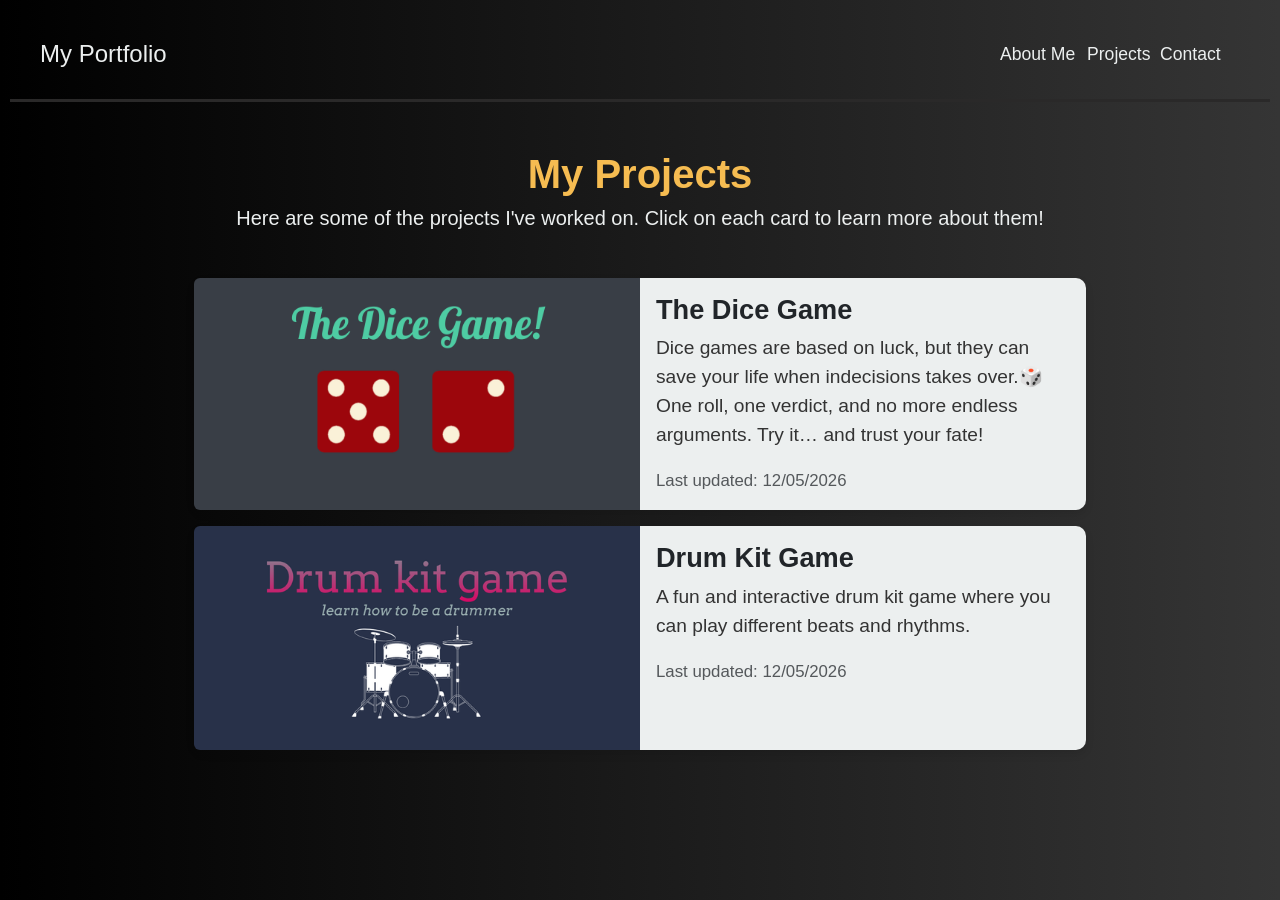
<file: project.html>
<!DOCTYPE html>
<html lang="it">

<head>
    <meta charset="UTF-8">
    <meta name="viewport" content="width=device-width, initial-scale=1.0">
    <title>Projects</title>
    <link href="https://cdn.jsdelivr.net/npm/bootstrap@5.3.8/dist/css/bootstrap.min.css" rel="stylesheet"
        integrity="sha384-sRIl4kxILFvY47J16cr9ZwB07vP4J8+LH7qKQnuqkuIAvNWLzeN8tE5YBujZqJLB" crossorigin="anonymous">
    <link rel="stylesheet" href="assets/style.css">
</head>

<body>
    <header>
        <nav>
            <ul class="contenitore">
                <li><a href="index.html">
                        <h2 id="portfolio" class="nav-link">My Portfolio</h2>
                    </a></li>
                <li><a class="nav-link" href="index.html#about">About Me</a></li>
                <li><a class="nav-link projects" href="project.html">Projects</a></li>
                <li><a class="nav-link" href="index.html#contact">Contact</a></li>
            </ul>
        </nav>
    </header>
    <div class="container">
        <h1 class="text-center mt-5 title-projects">My Projects</h1>
        <h5 class="text-center mb-5">Here are some of the projects I've worked on. Click on each card to learn more about
            them!</h5>
        <a href="./DiceGame/dice.html" class="card-link">
            <div class="card mb-3 mt-3">
                <div class="row g-0">
                    <div class="col-md-6">
                        <img src="DiceGame/images/The Dice Game.png" class="img-fluid rounded-start" alt="...">
                    </div>
                    <div class="col-md-6">
                        <div class="card-body">
                            <h5 class="card-title">The Dice Game</h5>
                            <p class="card-text">Dice games are based on luck, but they can save your life when
                                indecisions takes over.🎲 One roll, one verdict, and no more endless arguments. Try it… and trust your fate!</p>
                            <p class="card-text"><small class="text-body-secondary">Last updated: 12/05/2026</small></p>
                        </div>
                    </div>
                </div>
            </div>
        </a>
        <a href="./DrumKitGame/drumKit.html" class="card-link">
            <div class="card mb-3 mt-3">
                <div class="row g-0">
                    <div class="col-md-6">
                        <img src="DrumKitGame/images/DrumKitGame.png" class="img-fluid rounded-start" alt="...">
                    </div>
                    <div class="col-md-6">
                        <div class="card-body">
                            <h5 class="card-title">Drum Kit Game</h5>
                            <p class="card-text">A fun and interactive drum kit game where you can play different beats
                                and rhythms.</p>
                            <p class="card-text"><small class="text-body-secondary">Last updated: 12/05/2026</small></p>
                        </div>
                    </div>
                </div>
            </div>
        </a>
    </div>
</body>

</html>
</file>
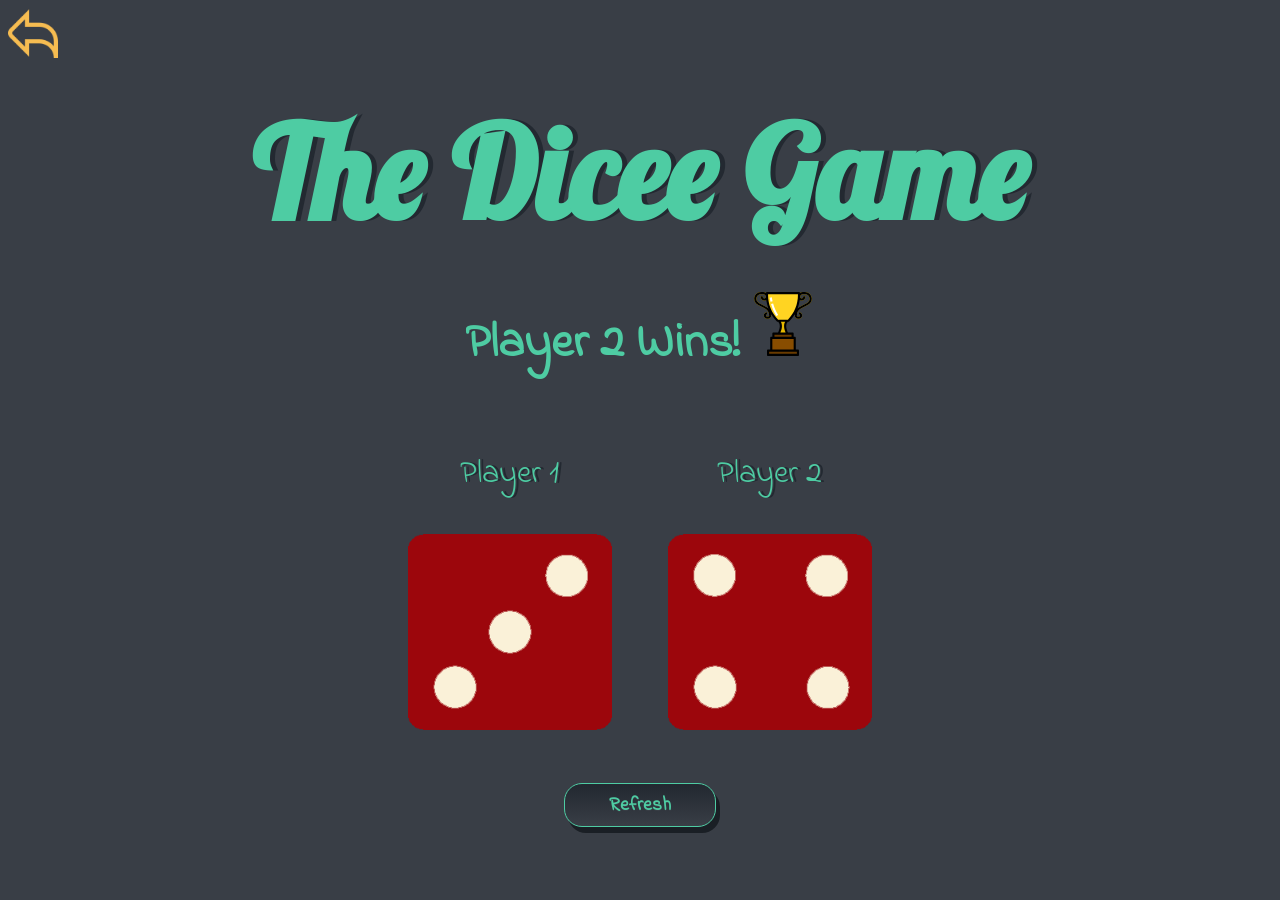
<file: DiceGame/dice.html>
<!DOCTYPE html>
<html lang="it" dir="ltr">

<head>
  <meta charset="utf-8" />
  <title>Dicee</title>
  <link rel="stylesheet" href="styles.css" />
  <link href="https://fonts.googleapis.com/css?family=Indie+Flower|Lobster" rel="stylesheet" />
</head>

<body>
   <a href="../project.html"><img src="./images/turn-back.png" alt="Turn Back" width="50px" class="icon"></a>
  <div class="container">
    <h1>The Dicee Game</h1>
    <h2>Refresh the page to roll the dice</h2>

    <div class="dice">
      <p>Player 1</p>
      <img class="img1" src="./images/dice6.png" alt="dice photo" />
    </div>

    <div class="dice">
      <p>Player 2</p>
      <img class="img2" src="./images/dice6.png" alt="dice photo" />
    </div>
    <!-- <button type="button" >Refresh</button> -->
    <a href="#" class="Button" onclick="location.reload()">Refresh</a>
  </div>

  <script src="index.js" charset="UTF-8"></script>
</body>

</html>
</file>
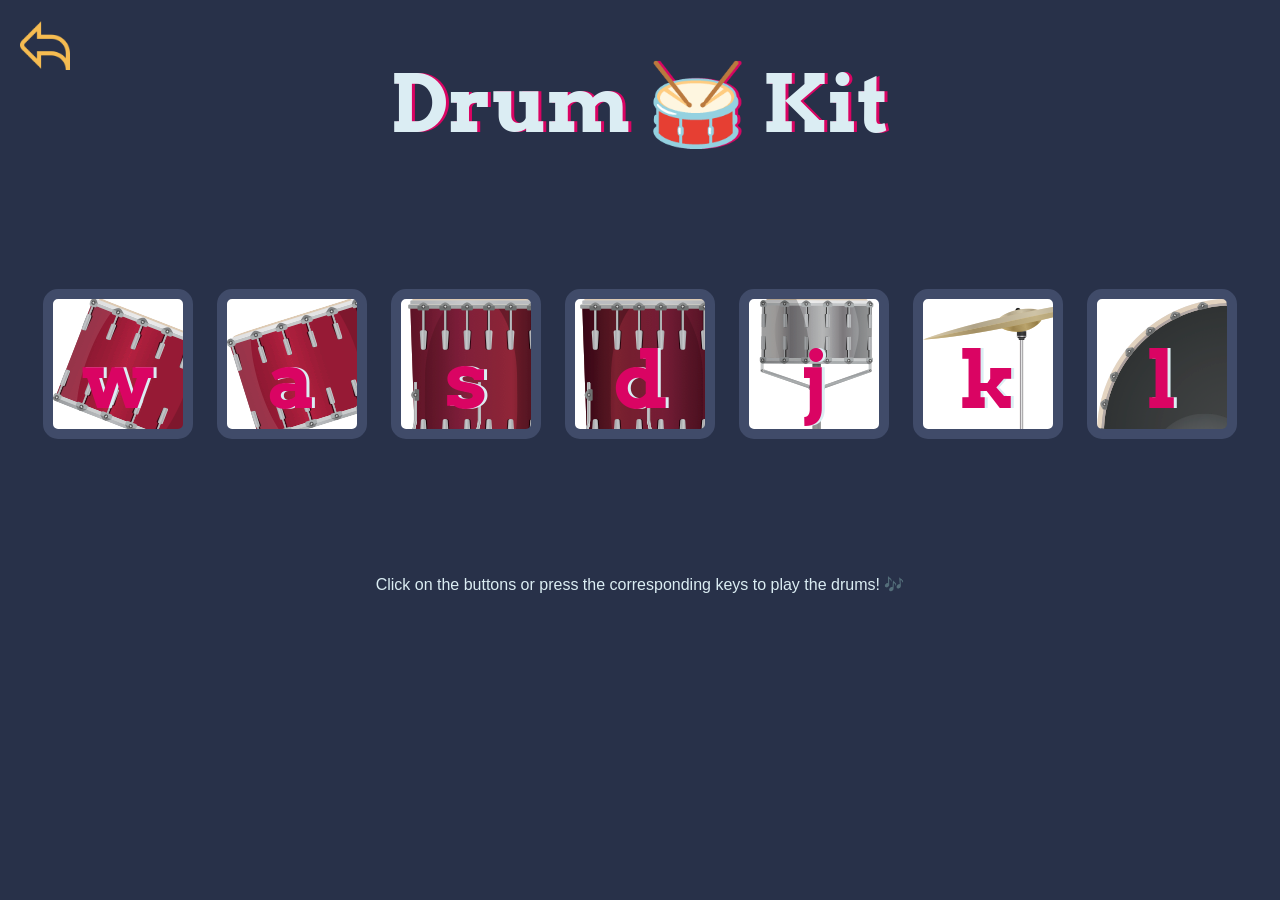
<file: DrumKitGame/drumKit.html>
<!DOCTYPE html>
<html lang="en" dir="ltr">

<head>
  <meta charset="utf-8">
  <title>Drum Kit</title>
  <link rel="stylesheet" href="styles.css">
  <link href="https://fonts.googleapis.com/css?family=Arvo" rel="stylesheet">
</head>

<body>
  <a href="../project.html"><img src="./images/turn-back.png" alt="Turn Back" width="50px" class="icon"></a>
  <h1 id="title">Drum 🥁 Kit</h1>
  <div class="set">
    <button class="w drum">w</button>
    <button class="a drum">a</button>
    <button class="s drum">s</button>
    <button class="d drum">d</button>
    <button class="j drum">j</button>
    <button class="k drum">k</button>
    <button class="l drum">l</button>
  </div>


<script src="index.js" charset="utf-8"></script>

<footer>
  Click on the buttons or press the corresponding keys to play the drums! 🎶
</footer>
</body>
</html>
</file>
<file: assets/style.css>
body {
  font-family: "Arial", sans-serif;
  background-color: #202020; /* fallback */
  background: linear-gradient(to left, #353535, #000000);
  color: #ecefef;
  margin: 10px;
  padding: 0;
}

/* navbar */

header {
  /* background-color: #202020; */
  padding: 20px;
  border-bottom: 3px solid #2a2929;
}

.contenitore {
  display: grid;
  grid-template-columns: 1fr repeat(3, 80px);
  align-items: center;
  list-style-type: none;
  padding: 10px;
  margin: 0;
}

.nav-link {
  font-size: 1.1em;
  padding: 0;
  margin: 0;
}

#portfolio {
  font-size: 1.5em;
}

h2 .nav-link {
  font-size: 1em;
}

.projects {
  padding-left: 7px;
}

nav ul li a {
  text-decoration: none;
  color: #ecefef;
}

nav ul li a:hover {
  color: #f6bc51;
}

/* hero section */

.hero-section {
  display: grid;
  grid-template-columns: auto 1fr;
  grid-template-rows: 3fr 1fr;
  max-width: 1200px;
  gap: 10px;
  margin: 50px auto;
}

.hero-photo {
  grid-column: 1 / 2;
  grid-row: 1 / 3;
  display: flex;
  justify-content: center;
  align-items: center;
}

.hero-text {
  text-align: center;
  grid-column: 2 / 3;
  grid-row: 1 / 2;
  font-size: 3.5rem;
}

.btn-hero-section {
  max-width: 300px;
  max-height: 70px;
  justify-self: center;
  padding: 10px 20px;
  font-size: 1.2rem;
  background-color: #202020;
  color: #ecefef;
  border: 2px solid #f6bc51;
  border-radius: 5px;
  cursor: pointer;
}

.foto-profilo {
  border: 2px #f6bc51 solid;
}

.highlight {
  color: #f6bc51;
}

/* ticker */
.ticker {
  position: relative;
  width: 100%;
  height: 40px;
  overflow: hidden;
  /* nasconde la scritta fuori */
  border: 1px solid #8ee6f5;
  border-left: 0px;
  border-right: 0px;
}

.testo {
  position: absolute;
  white-space: nowrap;
  /* evita che vada a capo */
  color: #c3e9e2;
  top: 10px;
  margin: 0px;
  word-spacing: 20px;
  animation-name: myAnimation;
  animation-duration: 15s;
  animation-timing-function: linear;
  animation-iteration-count: infinite;
}

@keyframes myAnimation {
  0% {
    /* parte da sinistra */
    left: -100%;
  }

  100% {
    /* esce a destra */
    left: 100%;
  }
}

/* ABOUT ME*/
.about {
  display: grid;
  grid-template-columns: auto 1fr;
  grid-template-rows: auto auto;
  margin: 0 auto;
  max-width: 1100px;
  padding: 40px 20px;
  column-gap: 80px;
}

.about h2 {
  display: flex;
  justify-content: center;
  align-items: center;
  grid-column: span 2;
  font-size: 2.5em;
}

.about img {
  width: 100%;
  margin: 0 auto;
  object-fit: cover;
  border: 2px #f6bc51 solid;
  box-sizing: border-box;
}

.about p {
  font-size: 1.3em;
  max-width: 600px;
  text-align: left;
}

.highlight-about {
  color: #f6bc51;
  font-size: 1.1em;
}

/* SKILLS */
.skills {
  display: grid;
  grid-template-columns: 1fr;
  grid-template-rows: repeat(8, auto);
  max-width: 1100px;
  margin: 0 auto;
  padding: 40px 20px;
}

.skills h2 {
  text-align: center;
  font-size: 2.5em;
  margin-bottom: 20px;
}

.skills div {
  display: flex;
  align-items: center;
  border-bottom: 1px solid #f6bc5191;
  margin-top: 30px;
  font-size: 1.2em;
}

.skills div img {
  margin-right: 10px;
}

.github-logo {
  background-color: #e6e5e4;
  border-radius: 12px;
}

.skills .nascosto {
  display: none;
}

/* CONTACT */
.contact {
  display: grid;
  grid-template-columns: 1fr 1fr;
  grid-template-rows: auto auto;
  margin: 0 auto;
  column-gap: 10px;
  max-width: 1100px;
  padding: 40px 20px;
}

.contact h2 {
  grid-column: span 2;
  text-align: center;
  font-size: 2.5em;
  margin-bottom: 20px;
}

.contact button {
  background-color: #202020;
  color: #ecefef;
  padding: 15px 30px;
  font-size: 1.2em;
  cursor: pointer;
  border: 2px solid #f6bc51;
}

button a {
  text-decoration: none;
  color: inherit;
}

button:hover {
  background-color: #f6bc51;
  color: #202020;
}

/* PROJECTS.HTML */

.card {
  background-color: #ecefef;
  max-width: 80%;
  margin: 20px auto;
  border: none;
  border-radius: 10px;
  box-shadow: 0 4px 8px rgba(0, 0, 0, 0.1);
  text-decoration: none;
}

.card-title {
  font-size: 1.7rem;
  font-weight: bold;
}

.card-text {
  font-size: 1.2rem;
  color: #333;
}

.card:hover {
  box-shadow: 0 8px 16px rgba(0, 0, 0, 0.2);
  transform: translateY(-5px);
  transition: all 0.5s ease;
}

.card-link {
  text-decoration: none;
}

.card img {
  height: 100%;
  border-top-left-radius: 10px;
  border-bottom-left-radius: 10px;
}

.title-projects {
  font-size: 2.5rem;
  font-weight: bold;
  color: #f6bc51;
}



/* MEDIA QUERIES */
@media (max-width: 576px) {
  .about {
    grid-template-columns: 1fr;
    grid-template-rows: auto auto auto;
  }

  .about h2 {
    grid-column: span 1;
  }

  .about img {
    margin: 0 auto 20px auto;
  }

  .about p {
    text-align: left;
  }
}

@media (min-width: 576px) and (max-width: 850px) {
  .about {
    display: block;
  }
  .about img {
    float: left;
    width: 50%;
    margin-right: 20px;
    margin-bottom: 20px;
  }
}

@media (max-width: 768px) {
  .hero-section {
    grid-template-columns: 1fr;
    grid-template-rows: auto auto auto;
  }

  .hero-photo {
    grid-column: span 1;
    grid-row: 1 / 2;
    margin-bottom: 20px;
  }

  .hero-text {
    grid-column: span 1;
    grid-row: 2 / 3;
    font-size: 2.5rem;
  }

  .btn-hero-section {
    grid-column: span 1;
    grid-row: 3 / 4;
    justify-self: center;
    margin-top: 20px;
  }
}
</file>
<file: DiceGame/styles.css>
.container {
  width: 70%;
  margin: auto;
  text-align: center;
}

.dice {
  text-align: center;
  display: inline-block;
}

.icon:hover {
  cursor: pointer;
  transform: scale(1.2);
  transition: transform 0.3s ease;
}

body {
  background-color: #393e46;
}

h1 {
  margin: 30px;
  font-family: "Lobster", cursive;
  text-shadow: 5px 0 #232931;
  font-size: 8rem;
  color: #4ecca3;
}

h2 {
  font-family: "Indie Flower", cursive;
  color: #4ecca3;
  font-size: 3rem;
}

p {
  font-size: 2rem;
  color: #4ecca3;
  font-family: "Indie Flower", cursive;
  text-shadow: 3px 0 #232931;
}

.img1,
.img2 {
  width: 80%;
}

.Button {
  display: flex;
  margin: 5% auto;
  justify-content: center;
  max-width: 100px;
  padding: 7px 25px;
  border: 1px solid #4ecca3;
  border-radius: 18px;
  font-family: "Indie Flower", cursive;
  font-size: 1.2rem;
  font-weight: bold;
  background: linear-gradient(to bottom, #232931 5%, #393e46 100%);
  background-color: #393e46;
  color: #4ecca3;
  cursor: pointer;
  text-decoration: none;
  box-shadow: 4px 6px 0px 0px #1a1f25;
  text-shadow: 0px 1px 0px #393e46;
}

.Button:hover {
  background: linear-gradient(to bottom, #110f0f 5%, #393e46 100%);
  background-color: #393e46; 
  /* effetto premitura quando ci si passa sopra */
  position: relative;
  top: 1px;
}
</file>
<file: DrumKitGame/styles.css>
body {
  text-align: center;
  background-color: #283149;
}

.icon {
  position: absolute;
  top: 20px;
  left: 20px;
}

.icon:hover {
  cursor: pointer;
  transform: scale(1.2);
  transition: transform 0.3s ease;
}

h1 {
  font-size: 5rem;
  color: #DBEDF3;
  font-family: "Arvo", cursive;
  text-shadow: 3px 0 #DA0463;

}

footer {
  color: #DBEDF3;
  font-family: sans-serif;
}

.w {
  background-image: url("images/tom1.png");
}

.a {
  background-image: url("images/tom2.png");
}

.s {
  background-image: url("images/tom3.png");
}

.d {
  background-image: url("images/tom4.png");
}

.j {
  background-image: url("images/snare.png");
}

.k {
  background-image: url("images/crash.png");
}

.l {
  background-image: url("images/kick.png");
}

.set {
  margin: 10% auto;
}

.pressed {
  box-shadow: 0 3px 4px 0 #DBEDF3;
  opacity: 0.5;
}

.red {
  color: red;
}

.drum {
  outline: none;
  border: 10px solid #404B69;
  font-size: 5rem;
  font-family: 'Arvo', cursive;
  line-height: 2;
  font-weight: 900;
  color: #DA0463;
  text-shadow: 3px 0 #DBEDF3;
  border-radius: 15px;
  display: inline-block;
  width: 150px;
  height: 150px;
  text-align: center;
  margin: 10px;
  background-color: white;
}
</file>
